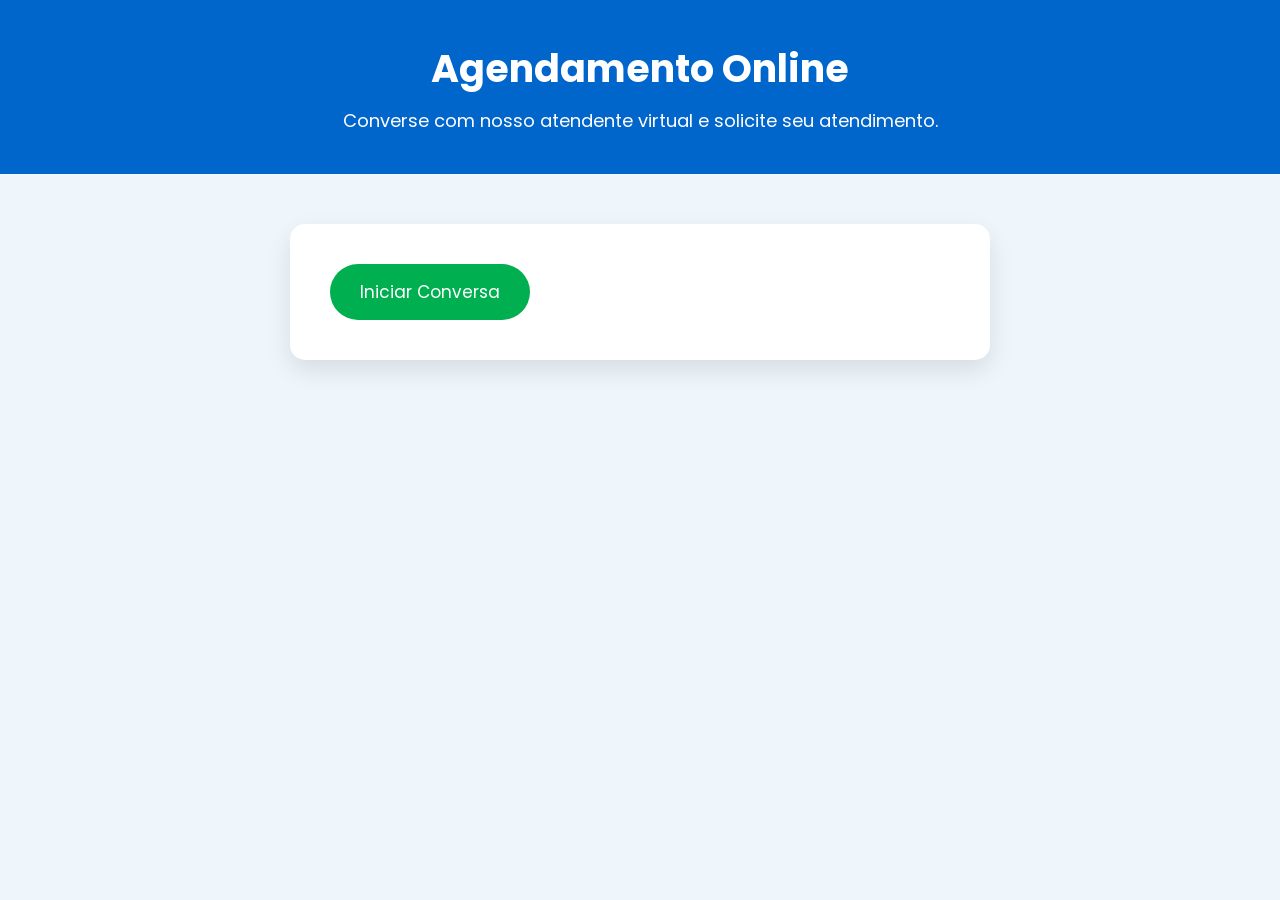
<file: atividade de prgramação web - Kauã Part 2/Pasta.html/agendamento.html>
<!DOCTYPE html>
<html lang="pt-BR">
<head>
    <meta charset="UTF-8">
    <meta name="viewport" content="width=device-width, initial-scale=1.0">
    <title>UPA - Agendamento</title>
    <link rel="stylesheet" href="../Pasta.css/agendamento.css">
</head>
<body>
    <header>
        <h1>Agendamento Online</h1>
        <p>Converse com nosso atendente virtual e solicite seu atendimento.</p>
    </header>
    <main>
        <section class="chat">
            <button onclick="mostrarMensagem()">
                Iniciar Conversa
            </button>
            <div id="chatBox"></div>
            <form id="formulario">
                <input type="text" id="nome" placeholder="Nome completo" required>
                <input type="number" id="idade" placeholder="Idade" required>
                <input type="text" id="cpf" placeholder="CPF" required>
                <input type="text" id="sintomas" placeholder="Descreva os sintomas" required>
                <button type="button" onclick="agendar()">
                    Confirmar Agendamento
                </button>
            </form>
        </section>
    </main>
</body>
<script src="../Pasta.script/arquivo.js"></script>
</html>
</file>
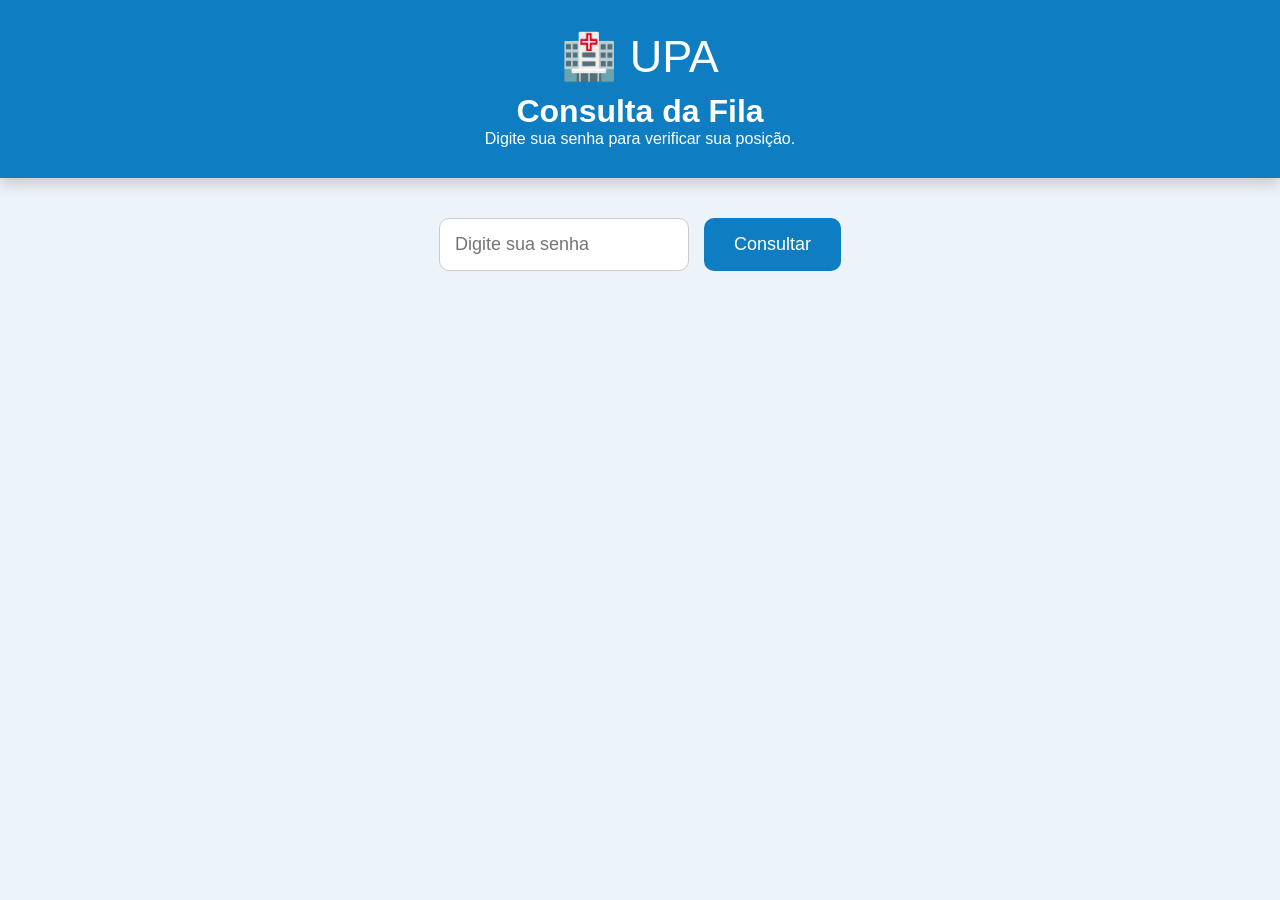
<file: atividade de prgramação web - Kauã Part 2/Pasta.html/frequencia.html>
<!DOCTYPE html>
<html lang="pt-BR">
<head>
<meta charset="UTF-8">
<meta name="viewport" content="width=device-width, initial-scale=1.0">
<title>UPA.com.br - Frequência</title>
<link rel="stylesheet" href="../Pasta.css/frequencia.css">
</head>
<body>
<header>
<div class="logo">
🏥 UPA
</div>
<h1>Consulta da Fila</h1>
<p>Digite sua senha para verificar sua posição.</p>
</header>
<div class="caixa">
<input type="number" id="senha" placeholder="Digite sua senha">
<button onclick="consultar()">
Consultar
</button>
</div>
<div id="resultado">
<h2>Situação da Fila</h2>
<div class="card">
<p>Sua posição:</p>
<h1 id="posicao">-</h1>
</div>
<div class="card">
<p>Pessoas na sua frente</p>
<h1 id="frente">-</h1>
</div>
<div class="card">
<p>Tempo estimado</p>
<h1 id="tempo">-</h1>
</div>
<div class="barra">
<div id="progresso"></div>
</div>
</div>
<script src="../Pasta.script/frequencia.js"></script>
</body>
</html>
</file>
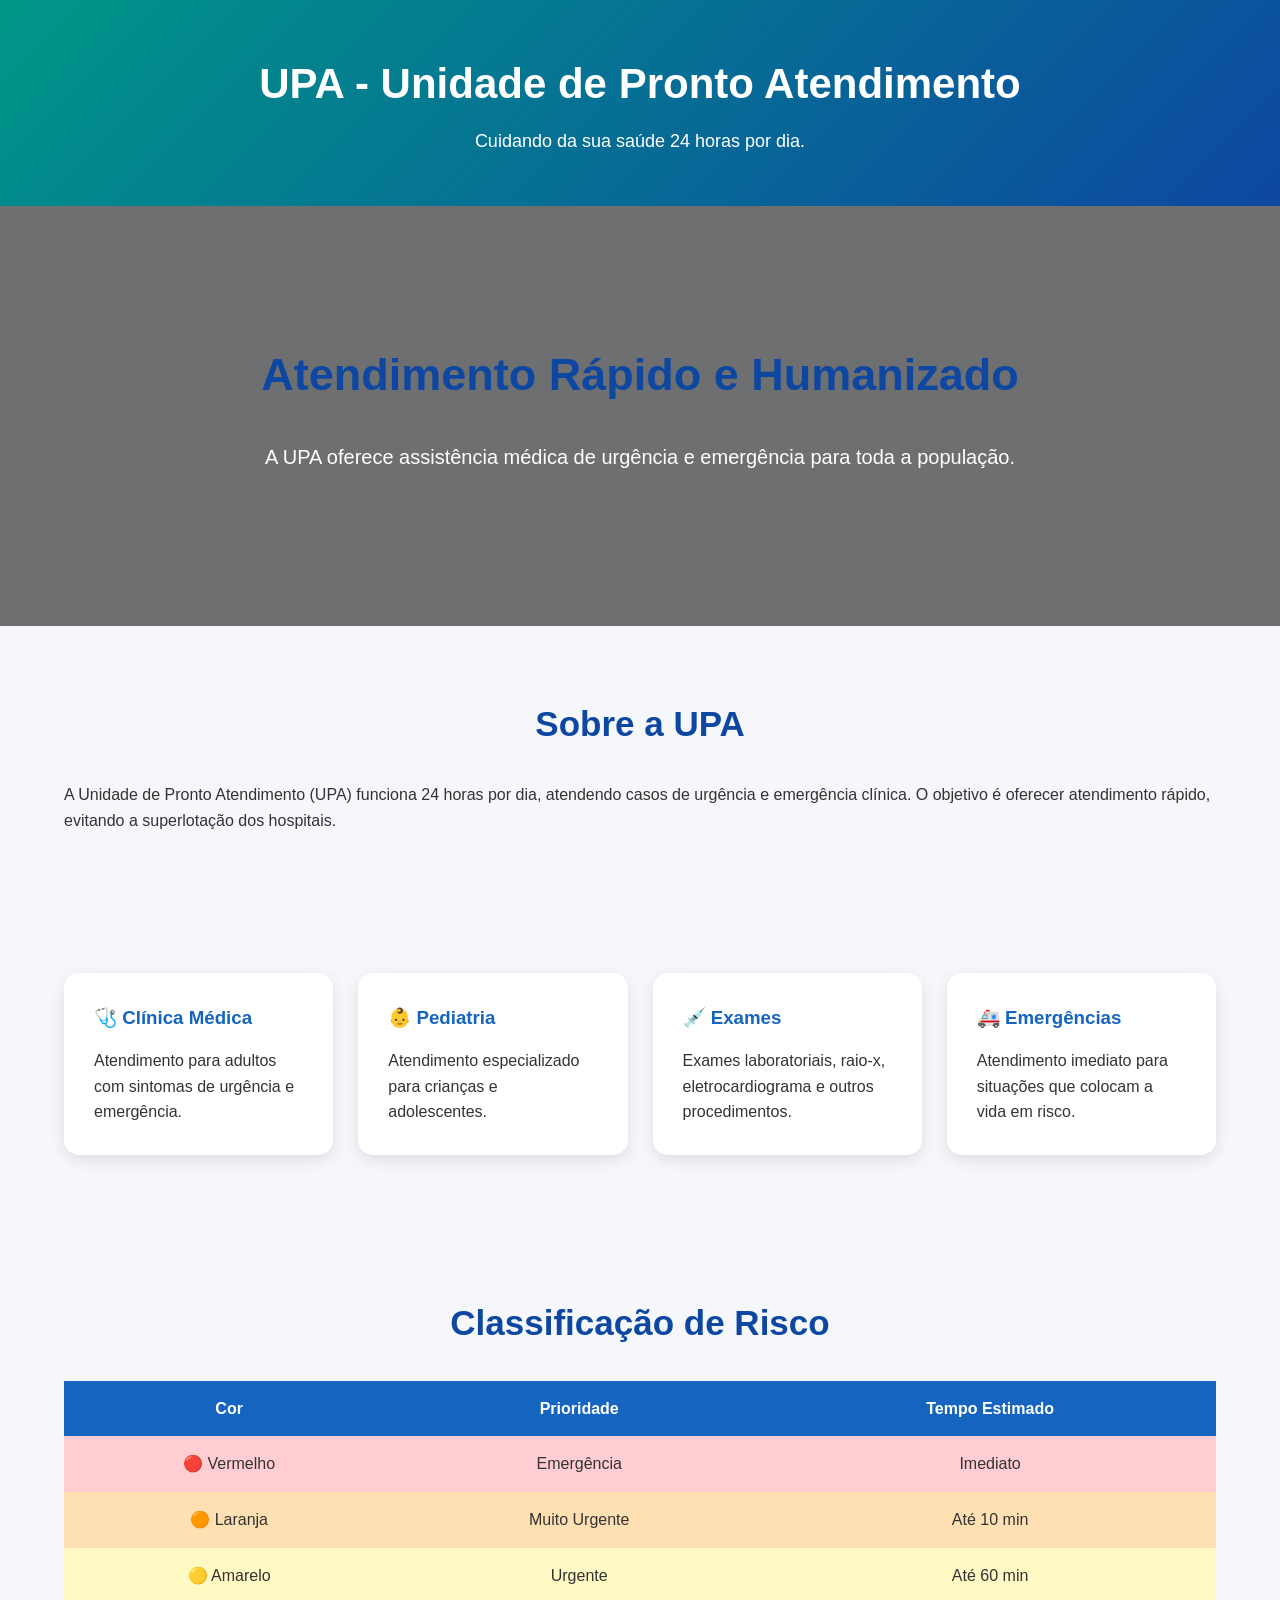
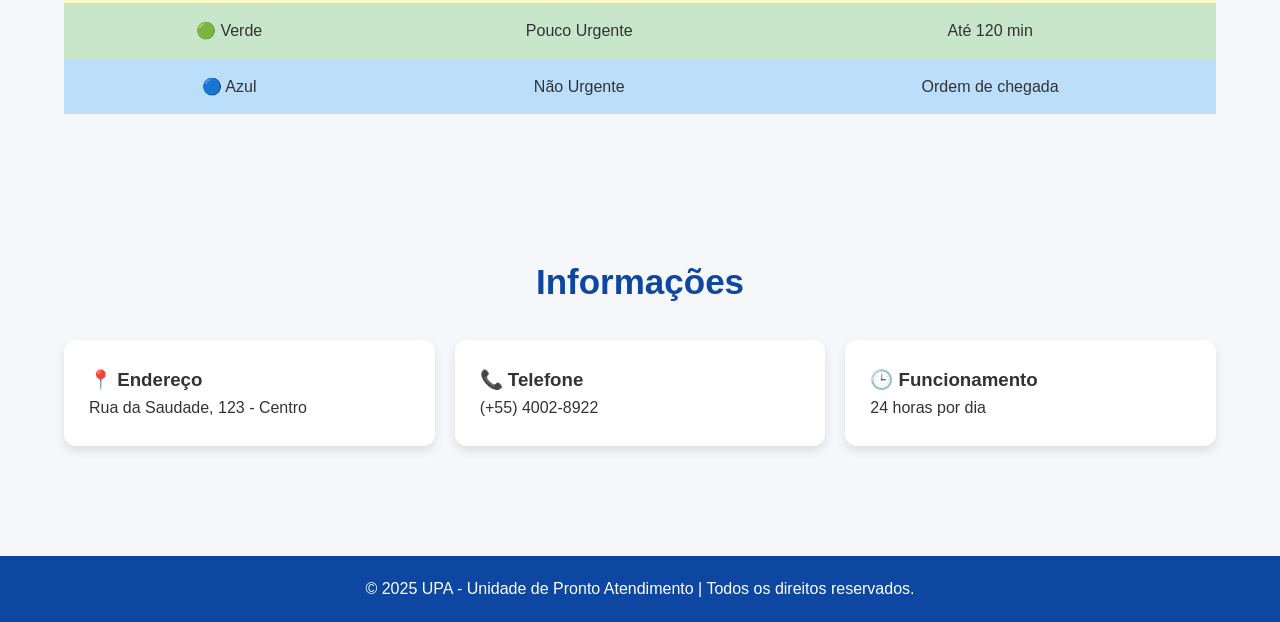
<file: atividade de prgramação web - Kauã Part 2/Pasta.html/Sobre.html>
<!DOCTYPE html>
<html lang="pt-BR">
<head>
    <meta charset="UTF-8">
    <meta name="viewport" content="width=device-width, initial-scale=1.0">
    <title>UPA - Atendimento</title>
    <link rel="stylesheet" href="../Pasta.css/sobre.css">
</head>
<body>
    <header>
        <div class="container">
            <h1>UPA - Unidade de Pronto Atendimento</h1>
            <p>Cuidando da sua saúde 24 horas por dia.</p>
        </div>
    </header>
    <section class="banner">
        <div class="container">
            <h2>Atendimento Rápido e Humanizado</h2>
            <p>A UPA oferece assistência médica de urgência e emergência para toda a população.</p>
        </div>
    </section>
    <section id="sobre" class="container">
        <h2>Sobre a UPA</h2>
        <p>
            A Unidade de Pronto Atendimento (UPA) funciona 24 horas por dia,
            atendendo casos de urgência e emergência clínica. O objetivo é
            oferecer atendimento rápido, evitando a superlotação dos hospitais.
        </p>
    </section>
    <section id="atendimento" class="cards container">
        <div class="card">
            <h3>🩺 Clínica Médica</h3>
            <p>Atendimento para adultos com sintomas de urgência e emergência.</p>
        </div>
        <div class="card">
            <h3>👶 Pediatria</h3>
            <p>Atendimento especializado para crianças e adolescentes.</p>
        </div>
        <div class="card">
            <h3>💉 Exames</h3>
            <p>Exames laboratoriais, raio-x, eletrocardiograma e outros procedimentos.</p>
        </div>
        <div class="card">
            <h3>🚑 Emergências</h3>
            <p>Atendimento imediato para situações que colocam a vida em risco.</p>
        </div>
    </section>
    <section id="prioridade" class="container prioridade">
        <h2>Classificação de Risco</h2>
        <table>
            <tr>
                <th>Cor</th>
                <th>Prioridade</th>
                <th>Tempo Estimado</th>
            </tr>

            <tr class="vermelho">
                <td>🔴 Vermelho</td>
                <td>Emergência</td>
                <td>Imediato</td>
            </tr>

            <tr class="laranja">
                <td>🟠 Laranja</td>
                <td>Muito Urgente</td>
                <td>Até 10 min</td>
            </tr>

            <tr class="amarelo">
                <td>🟡 Amarelo</td>
                <td>Urgente</td>
                <td>Até 60 min</td>
            </tr>
            <tr class="verde">
                <td>🟢 Verde</td>
                <td>Pouco Urgente</td>
                <td>Até 120 min</td>
            </tr>
            <tr class="azul">
                <td>🔵 Azul</td>
                <td>Não Urgente</td>
                <td>Ordem de chegada</td>
            </tr>
        </table>
    </section>
    <section id="contato" class="container contato">
        <h2>Informações</h2>
        <div class="info">
            <div>
                <h3>📍 Endereço</h3>
                <p>Rua da Saudade, 123 - Centro</p>
            </div>
            <div>
                <h3>📞 Telefone</h3>
                <p>(+55) 4002-8922</p>
            </div>
            <div>
                <h3>🕒 Funcionamento</h3>
                <p>24 horas por dia</p>
            </div>
        </div>
    </section>
    <footer>
        <p>© 2025 UPA - Unidade de Pronto Atendimento | Todos os direitos reservados.</p>
    </footer>
</body>
</html>
</file>
<file: atividade de prgramação web - Kauã Part 2/Pasta.css/agendamento.css>
@import url('https://fonts.googleapis.com/css2?family=Poppins:wght@300;400;500;600&display=swap');

*{
    margin:0;
    padding:0;
    box-sizing:border-box;
    font-family:'Poppins',sans-serif;
}

body{
    background:#eef5fb;
}

header{
    background:#0066cc;
    color:white;
    text-align:center;
    padding:40px;
}

header h1{
    font-size:38px;
}

header p{
    margin-top:10px;
    font-size:18px;
}

.chat{

    width:90%;
    max-width:700px;

    margin:50px auto;

    background:white;

    padding:40px;

    border-radius:15px;

    box-shadow:0 10px 25px rgba(0,0,0,.1);

}

.chat button{

    background:#00b050;

    color:white;

    border:none;

    padding:15px 30px;

    border-radius:30px;

    cursor:pointer;

    font-size:17px;

    transition:.3s;

}

.chat button:hover{

    background:#00913f;

}

#chatBox{

    margin-top:30px;

    padding:20px;

    border-radius:10px;

    background:#f5f5f5;

    min-height:80px;

    display:none;

}

#formulario{

    display:none;

    margin-top:25px;

}

input{

    width:100%;

    padding:14px;

    margin-bottom:15px;

    border:1px solid #ccc;

    border-radius:8px;

    font-size:16px;

}

#formulario button{

    width:100%;

}

.sucesso{

    margin-top:20px;

    background:#d4edda;

    color:#155724;

    padding:15px;

    border-radius:8px;

    text-align:center;

    font-weight:bold;

}
</file>
<file: atividade de prgramação web - Kauã Part 2/Pasta.css/frequencia.css>
*{
margin:0;
padding:0;
box-sizing:border-box;
font-family:Arial, Helvetica, sans-serif;
}
body{
background:#edf4f9;
display:flex;
flex-direction:column;
align-items:center;
}
header{
background:#0f7dc2;
color:white;
width:100%;
padding:30px;
text-align:center;
box-shadow:0 5px 15px rgba(0,0,0,.2);
}
.logo{
font-size:45px;
margin-bottom:10px;
}
.caixa{
margin-top:40px;
display:flex;
gap:15px;
}
input{
width:250px;
padding:15px;
border-radius:10px;
border:1px solid #ccc;
font-size:18px;
}
button{
padding:15px 30px;
background:#0f7dc2;
border:none;
color:white;
font-size:18px;
border-radius:10px;
cursor:pointer;
transition:.3s;
}
button:hover{
background:#095d91;
}
#resultado{
display:none;
margin-top:40px;
width:500px;
}
.card{
background:white;
margin-top:15px;
padding:20px;
border-radius:15px;
box-shadow:0 4px 10px rgba(0,0,0,.15);
text-align:center;
}
.card h1{
font-size:45px;
color:#0f7dc2;
}
.barra{
margin-top:30px;
background:#ddd;
height:30px;
border-radius:30px;
overflow:hidden;
}
#progresso{
height:30px;
width:0%;
background:#29b64a;
transition:1s;
}
@media(max-width:600px){
#resultado{
width:90%;
}
.caixa{
flex-direction:column;
width:90%;
}
input{
width:100%;
}
button{
width:100%;
}
}
</file>
<file: atividade de prgramação web - Kauã Part 2/Pasta.css/sobre.css>
*{
    margin:0;
    padding:0;
    box-sizing:border-box;
    font-family:Arial, Helvetica, sans-serif;
}
body{
    background:#f5f7fa;
    color:#333;
    line-height:1.6;
}
.container{
    width:90%;
    max-width:1200px;
    margin:auto;
}
header{
    background:linear-gradient(135deg,#009688,#0d47a1);
    color:white;
    text-align:center;
    padding:50px 20px;
}
header h1{
    font-size:42px;
}
header p{
    margin-top:10px;
    font-size:18px;
}
nav{
    background:#1565c0;
    display:flex;
    justify-content:center;
    gap:40px;
    padding:15px;
    position:sticky;
    top:0;
}
nav a{
    color:white;
    text-decoration:none;
    font-weight:bold;
    transition:.3s;
}
nav a:hover{
    color:#ffeb3b;
}
.banner{
    background:url("https://images.unsplash.com/photo-1586773860418-d37222d8fce3?auto=format&fit=crop&w=1500&q=80") center/cover;
    height:420px;
    display:flex;
    align-items:center;
    text-align:center;
    color:white;
    position:relative;
}
.banner::before{
    content:"";
    position:absolute;
    inset:0;
    background:rgba(0,0,0,.55);
}
.banner .container{
    position:relative;
    z-index:1;
}
.banner h2{
    font-size:45px;
}
.banner p{
    font-size:20px;
    margin:20px 0;
}
.botao{
    display:inline-block;
    background:#00c853;
    color:white;
    padding:14px 30px;
    text-decoration:none;
    border-radius:30px;
    transition:.3s;
}
.botao:hover{
    background:#00a844;
    transform:scale(1.05);
}
section{
    padding:70px 0;
}
section h2{
    text-align:center;
    color:#0d47a1;
    margin-bottom:30px;
    font-size:35px;
}
.cards{
    display:grid;
    grid-template-columns:repeat(auto-fit,minmax(240px,1fr));
    gap:25px;
}
.card{
    background:white;
    padding:30px;
    border-radius:15px;
    box-shadow:0 5px 15px rgba(0,0,0,.1);
    transition:.3s;
}
.card:hover{
    transform:translateY(-10px);
}
.card h3{
    margin-bottom:15px;
    color:#1565c0;
}
table{
    width:100%;
    border-collapse:collapse;
    margin-top:20px;
}
table th{
    background:#1565c0;
    color:white;
    padding:15px;
}
table td{
    padding:15px;
    text-align:center;
}
.vermelho{
    background:#ffcdd2;
}
.laranja{
    background:#ffe0b2;
}
.amarelo{
    background:#fff9c4;
}
.verde{
    background:#c8e6c9;
}
.azul{
    background:#bbdefb;
}
.info{
    display:grid;
    grid-template-columns:repeat(auto-fit,minmax(250px,1fr));
    gap:20px;
    margin-top:30px;
}
.info div{
    background:white;
    padding:25px;
    border-radius:12px;
    box-shadow:0 5px 10px rgba(0,0,0,.1);
}
footer{
    background:#0d47a1;
    color:white;
    text-align:center;
    padding:20px;
    margin-top:40px;
}
@media(max-width:768px){

header h1{
    font-size:30px;
}
.banner h2{
    font-size:30px;
}

.banner p{
    font-size:17px;
}
nav{
    flex-wrap:wrap;
    gap:15px;
}
}
</file>
